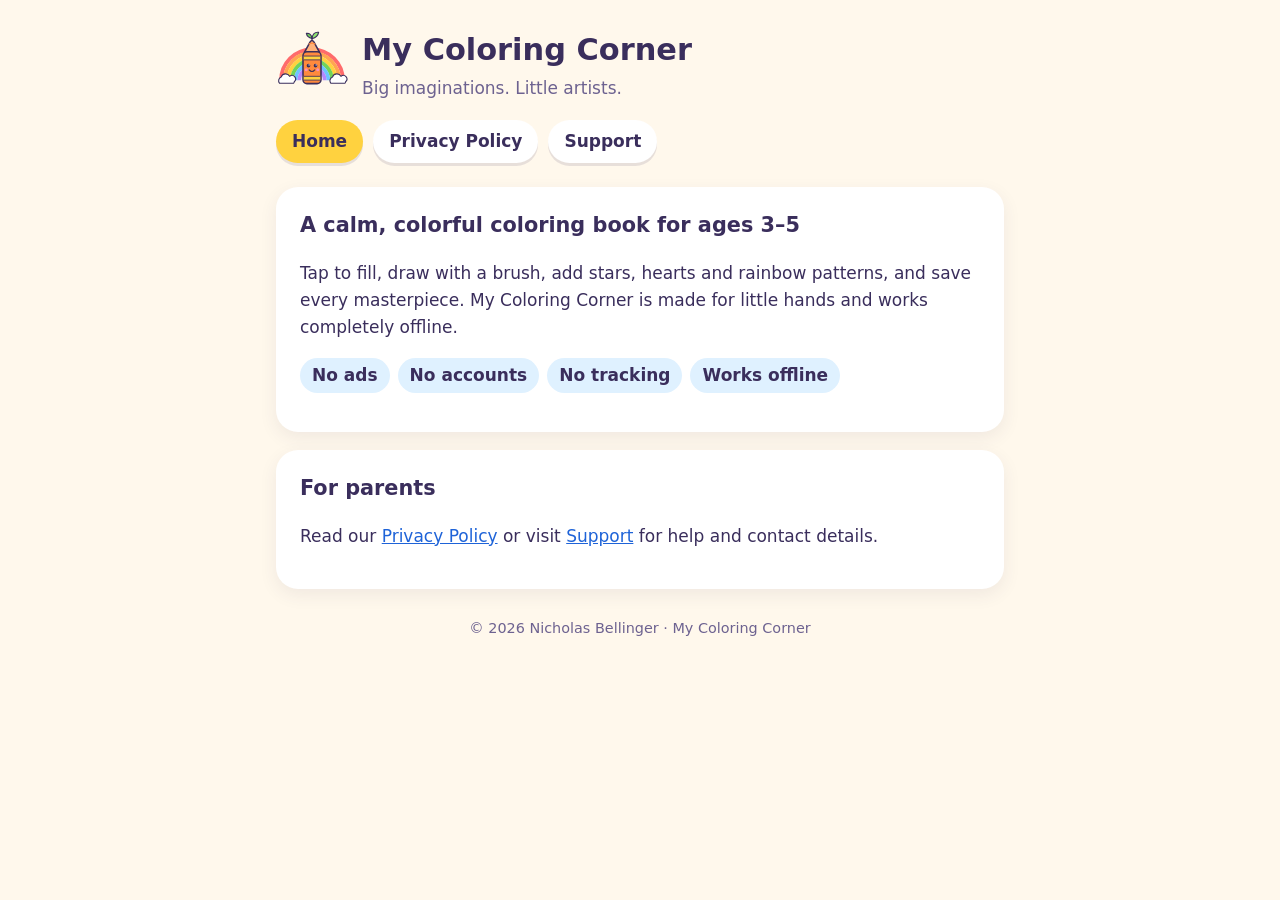
<file: index.html>
<!doctype html>
<html lang="en">
<head>
<meta charset="utf-8">
<meta name="viewport" content="width=device-width, initial-scale=1">
<title>My Coloring Corner – Kids Coloring</title>
<link rel="icon" href="icon.png">
<link rel="stylesheet" href="style.css">
</head>
<body>
<div class="wrap">
<header>
  <a href="./"><img src="mascot.svg" alt="My Coloring Corner crayon mascot"></a>
  <div><h1><a href="./">My Coloring Corner</a></h1><p>Big imaginations. Little artists.</p></div>
</header>
<nav>
  <a href="./" aria-current="page">Home</a>
  <a href="privacy.html">Privacy Policy</a>
  <a href="support.html">Support</a>
</nav>
<section class="card">
  <h2>A calm, colorful coloring book for ages 3–5</h2>
  <p>Tap to fill, draw with a brush, add stars, hearts and rainbow patterns, and save every masterpiece. My Coloring Corner is made for little hands and works completely offline.</p>
  <ul class="badges">
    <li>No ads</li><li>No accounts</li><li>No tracking</li><li>Works offline</li>
  </ul>
</section>
<section class="card">
  <h2>For parents</h2>
  <p>Read our <a href="privacy.html">Privacy Policy</a> or visit <a href="support.html">Support</a> for help and contact details.</p>
</section>
<footer>© 2026 Nicholas Bellinger · My Coloring Corner</footer>
</div>
</body>
</html>
</file>
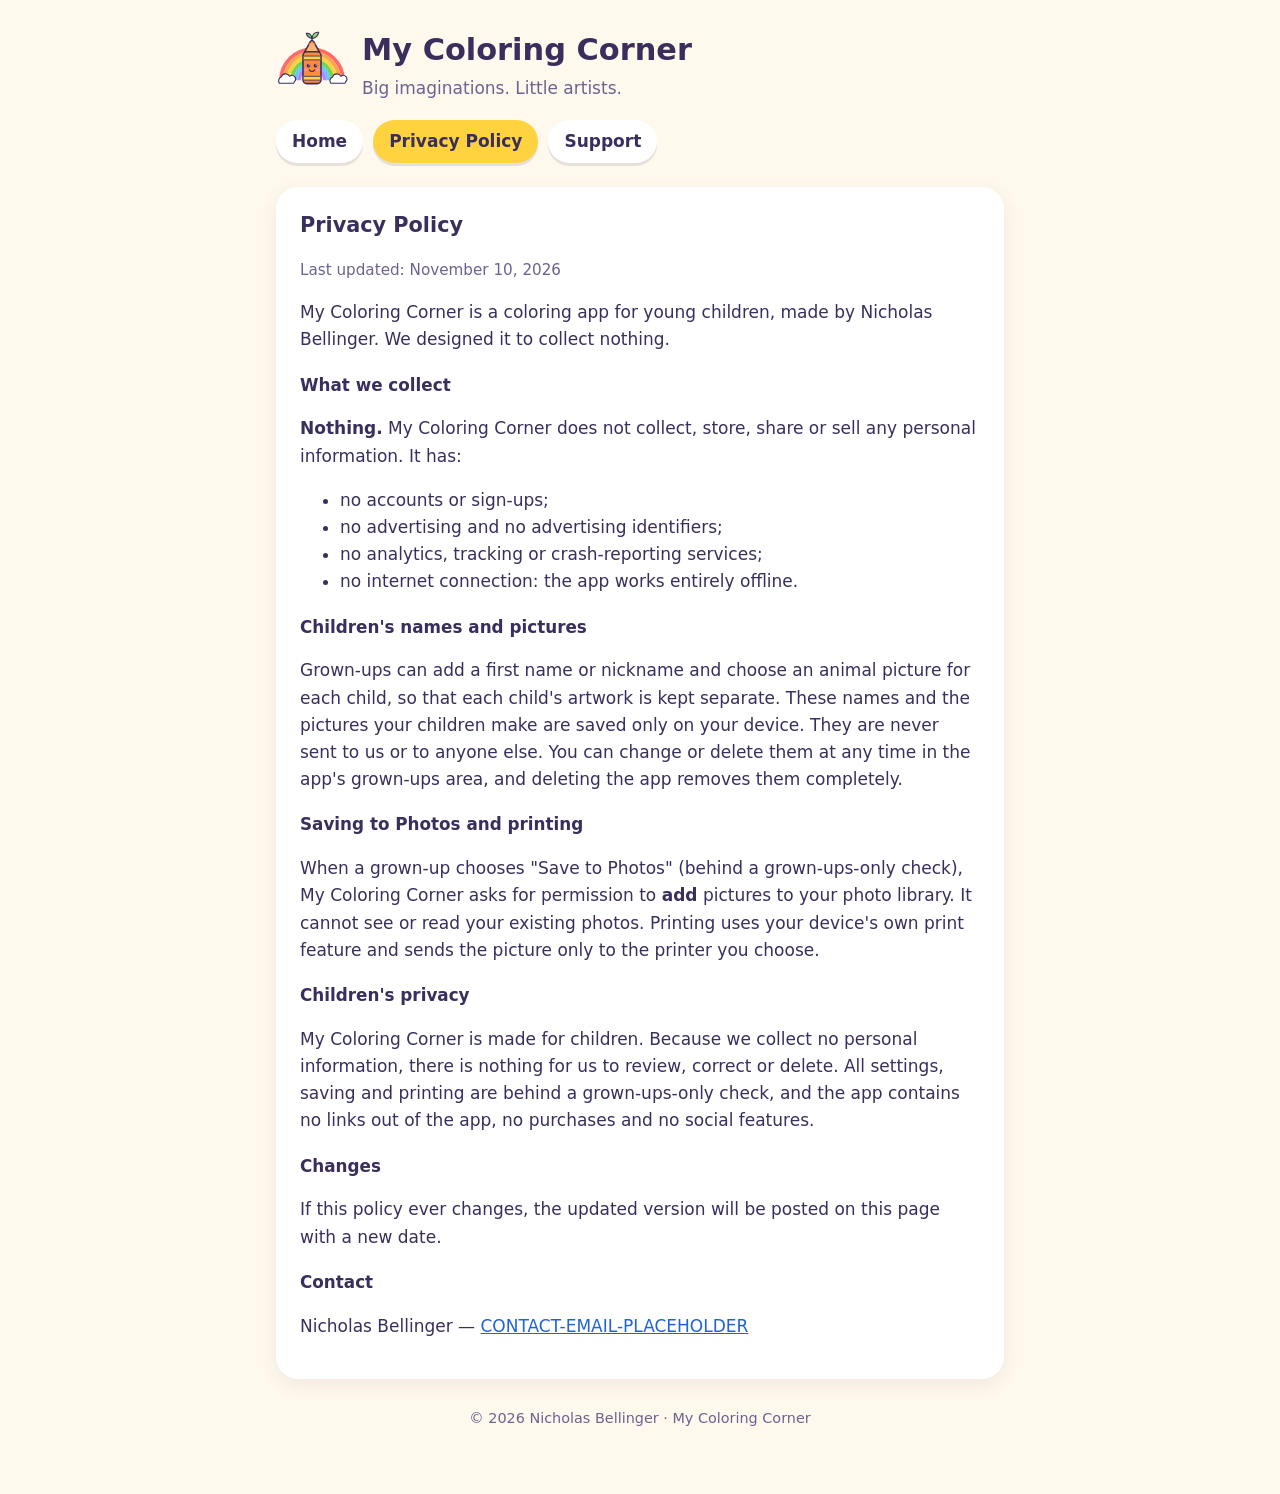
<file: privacy.html>
<!doctype html>
<html lang="en">
<head>
<meta charset="utf-8">
<meta name="viewport" content="width=device-width, initial-scale=1">
<title>Privacy Policy – My Coloring Corner</title>
<link rel="icon" href="icon.png">
<link rel="stylesheet" href="style.css">
</head>
<body>
<div class="wrap">
<header>
  <a href="./"><img src="mascot.svg" alt="My Coloring Corner crayon mascot"></a>
  <div><h1><a href="./">My Coloring Corner</a></h1><p>Big imaginations. Little artists.</p></div>
</header>
<nav>
  <a href="./">Home</a>
  <a href="privacy.html" aria-current="page">Privacy Policy</a>
  <a href="support.html">Support</a>
</nav>
<section class="card">
  <h2>Privacy Policy</h2>
  <p class="muted">Last updated: November 10, 2026</p>
  <p>My Coloring Corner is a coloring app for young children, made by Nicholas Bellinger. We designed it to collect nothing.</p>

  <h3>What we collect</h3>
  <p><strong>Nothing.</strong> My Coloring Corner does not collect, store, share or sell any personal information. It has:</p>
  <ul>
    <li>no accounts or sign-ups;</li>
    <li>no advertising and no advertising identifiers;</li>
    <li>no analytics, tracking or crash-reporting services;</li>
    <li>no internet connection: the app works entirely offline.</li>
  </ul>

  <h3>Children's names and pictures</h3>
  <p>Grown-ups can add a first name or nickname and choose an animal picture for each child, so that each child's artwork is kept separate. These names and the pictures your children make are saved only on your device. They are never sent to us or to anyone else. You can change or delete them at any time in the app's grown-ups area, and deleting the app removes them completely.</p>

  <h3>Saving to Photos and printing</h3>
  <p>When a grown-up chooses "Save to Photos" (behind a grown-ups-only check), My Coloring Corner asks for permission to <strong>add</strong> pictures to your photo library. It cannot see or read your existing photos. Printing uses your device's own print feature and sends the picture only to the printer you choose.</p>

  <h3>Children's privacy</h3>
  <p>My Coloring Corner is made for children. Because we collect no personal information, there is nothing for us to review, correct or delete. All settings, saving and printing are behind a grown-ups-only check, and the app contains no links out of the app, no purchases and no social features.</p>

  <h3>Changes</h3>
  <p>If this policy ever changes, the updated version will be posted on this page with a new date.</p>

  <h3>Contact</h3>
  <p>Nicholas Bellinger — <a href="mailto:CONTACT-EMAIL-PLACEHOLDER">CONTACT-EMAIL-PLACEHOLDER</a></p>
</section>
<footer>© 2026 Nicholas Bellinger · My Coloring Corner</footer>
</div>
</body>
</html>
</file>
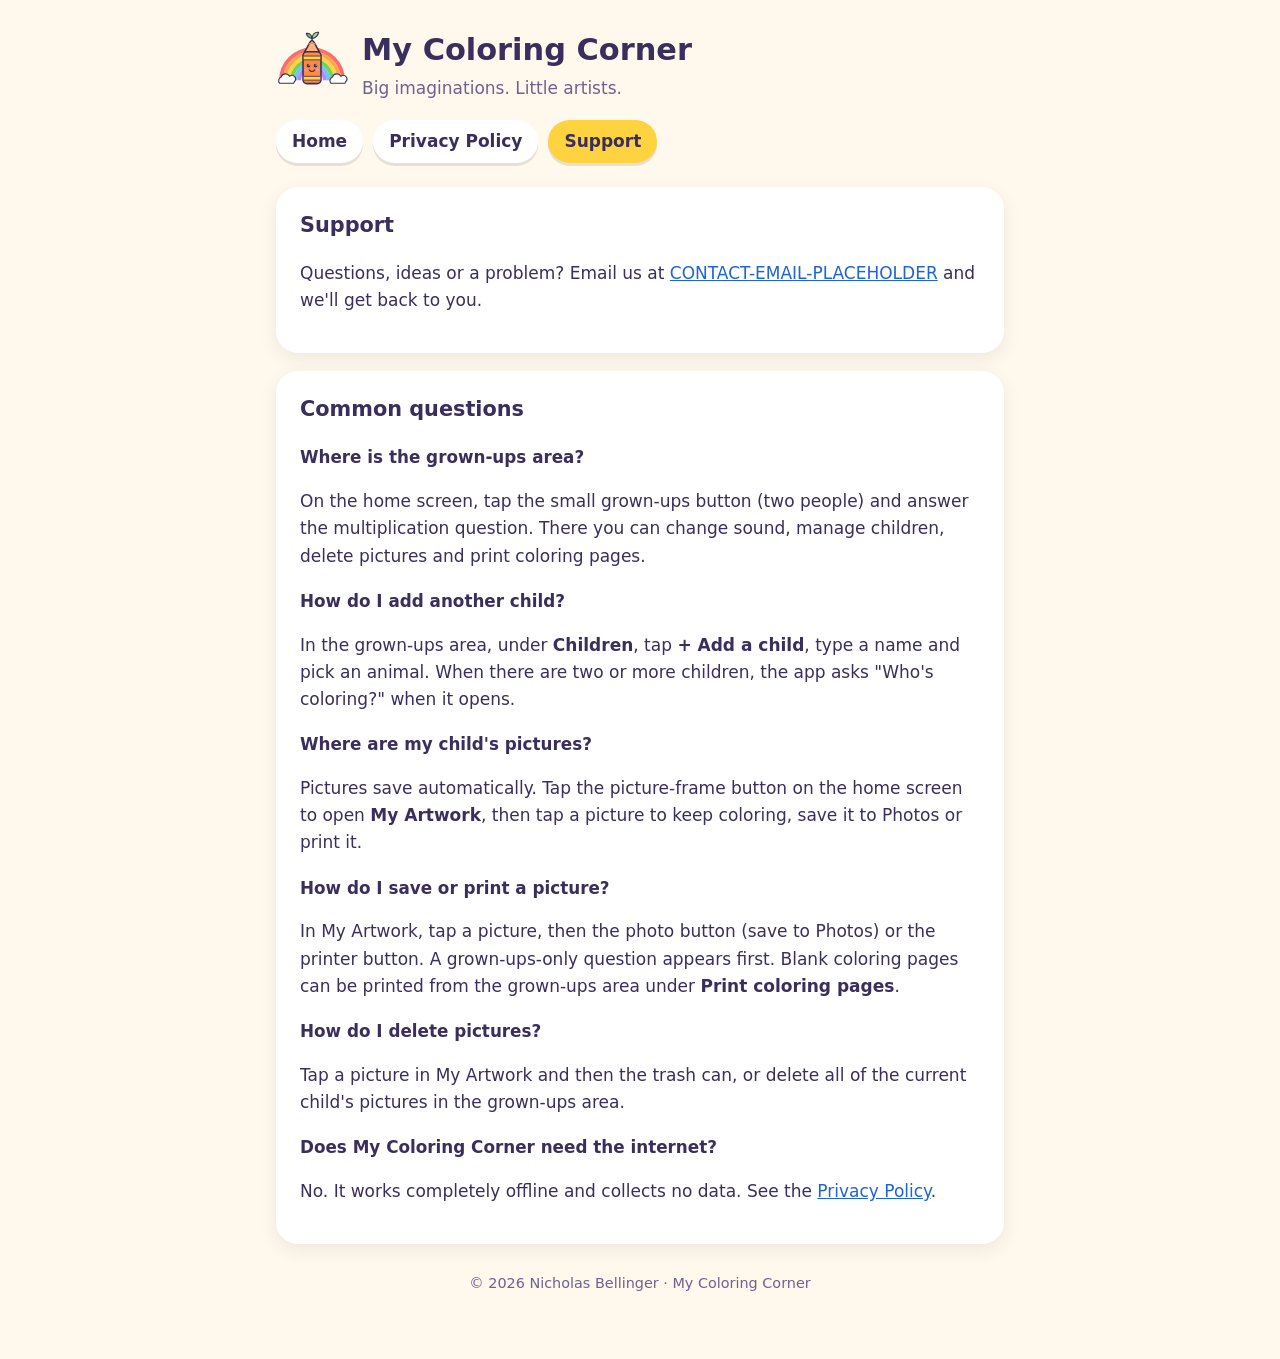
<file: support.html>
<!doctype html>
<html lang="en">
<head>
<meta charset="utf-8">
<meta name="viewport" content="width=device-width, initial-scale=1">
<title>Support – My Coloring Corner</title>
<link rel="icon" href="icon.png">
<link rel="stylesheet" href="style.css">
</head>
<body>
<div class="wrap">
<header>
  <a href="./"><img src="mascot.svg" alt="My Coloring Corner crayon mascot"></a>
  <div><h1><a href="./">My Coloring Corner</a></h1><p>Big imaginations. Little artists.</p></div>
</header>
<nav>
  <a href="./">Home</a>
  <a href="privacy.html">Privacy Policy</a>
  <a href="support.html" aria-current="page">Support</a>
</nav>
<section class="card">
  <h2>Support</h2>
  <p>Questions, ideas or a problem? Email us at <a href="mailto:CONTACT-EMAIL-PLACEHOLDER">CONTACT-EMAIL-PLACEHOLDER</a> and we'll get back to you.</p>
</section>
<section class="card">
  <h2>Common questions</h2>
  <h3>Where is the grown-ups area?</h3>
  <p>On the home screen, tap the small grown-ups button (two people) and answer the multiplication question. There you can change sound, manage children, delete pictures and print coloring pages.</p>
  <h3>How do I add another child?</h3>
  <p>In the grown-ups area, under <strong>Children</strong>, tap <strong>+ Add a child</strong>, type a name and pick an animal. When there are two or more children, the app asks "Who's coloring?" when it opens.</p>
  <h3>Where are my child's pictures?</h3>
  <p>Pictures save automatically. Tap the picture-frame button on the home screen to open <strong>My Artwork</strong>, then tap a picture to keep coloring, save it to Photos or print it.</p>
  <h3>How do I save or print a picture?</h3>
  <p>In My Artwork, tap a picture, then the photo button (save to Photos) or the printer button. A grown-ups-only question appears first. Blank coloring pages can be printed from the grown-ups area under <strong>Print coloring pages</strong>.</p>
  <h3>How do I delete pictures?</h3>
  <p>Tap a picture in My Artwork and then the trash can, or delete all of the current child's pictures in the grown-ups area.</p>
  <h3>Does My Coloring Corner need the internet?</h3>
  <p>No. It works completely offline and collects no data. See the <a href="privacy.html">Privacy Policy</a>.</p>
</section>
<footer>© 2026 Nicholas Bellinger · My Coloring Corner</footer>
</div>
</body>
</html>
</file>
<file: style.css>
:root {
  --cream: #fff8ec; --ink: #3a2e5c; --soft: #6d6290; --card: #ffffff;
  --sun: #ffd23f; --sky: #dff1ff; --pink: #ffe3f1;
}
* { box-sizing: border-box; }
body {
  margin: 0; background: var(--cream); color: var(--ink);
  font: 17px/1.6 "Fredoka", "Nunito", system-ui, -apple-system, "Segoe UI", sans-serif;
}
.wrap { max-width: 760px; margin: 0 auto; padding: 24px 16px 64px; }
header { display: flex; align-items: center; gap: 14px; margin-bottom: 8px; }
header img { width: 72px; height: 72px; }
header a { color: inherit; text-decoration: none; }
header h1 { margin: 0; font-size: 1.9rem; }
header p { margin: 0; color: var(--soft); }
nav { display: flex; gap: 10px; flex-wrap: wrap; margin: 16px 0 24px; }
nav a {
  background: var(--card); color: var(--ink); text-decoration: none; font-weight: 600;
  padding: 8px 16px; border-radius: 999px; box-shadow: 0 3px 0 rgba(58,46,92,.12);
}
nav a[aria-current="page"] { background: var(--sun); }
.card {
  background: var(--card); border-radius: 22px; padding: 22px 24px; margin-bottom: 18px;
  box-shadow: 0 6px 18px rgba(58,46,92,.08);
}
h2 { margin: 0 0 8px; font-size: 1.3rem; }
h3 { margin: 18px 0 4px; font-size: 1.05rem; }
.muted { color: var(--soft); font-size: .95rem; }
a { color: #1e63d8; }
.badges { display: flex; flex-wrap: wrap; gap: 8px; padding: 0; list-style: none; }
.badges li { background: var(--sky); border-radius: 999px; padding: 4px 12px; font-weight: 600; }
footer { margin-top: 28px; color: var(--soft); font-size: .9rem; text-align: center; }
</file>
